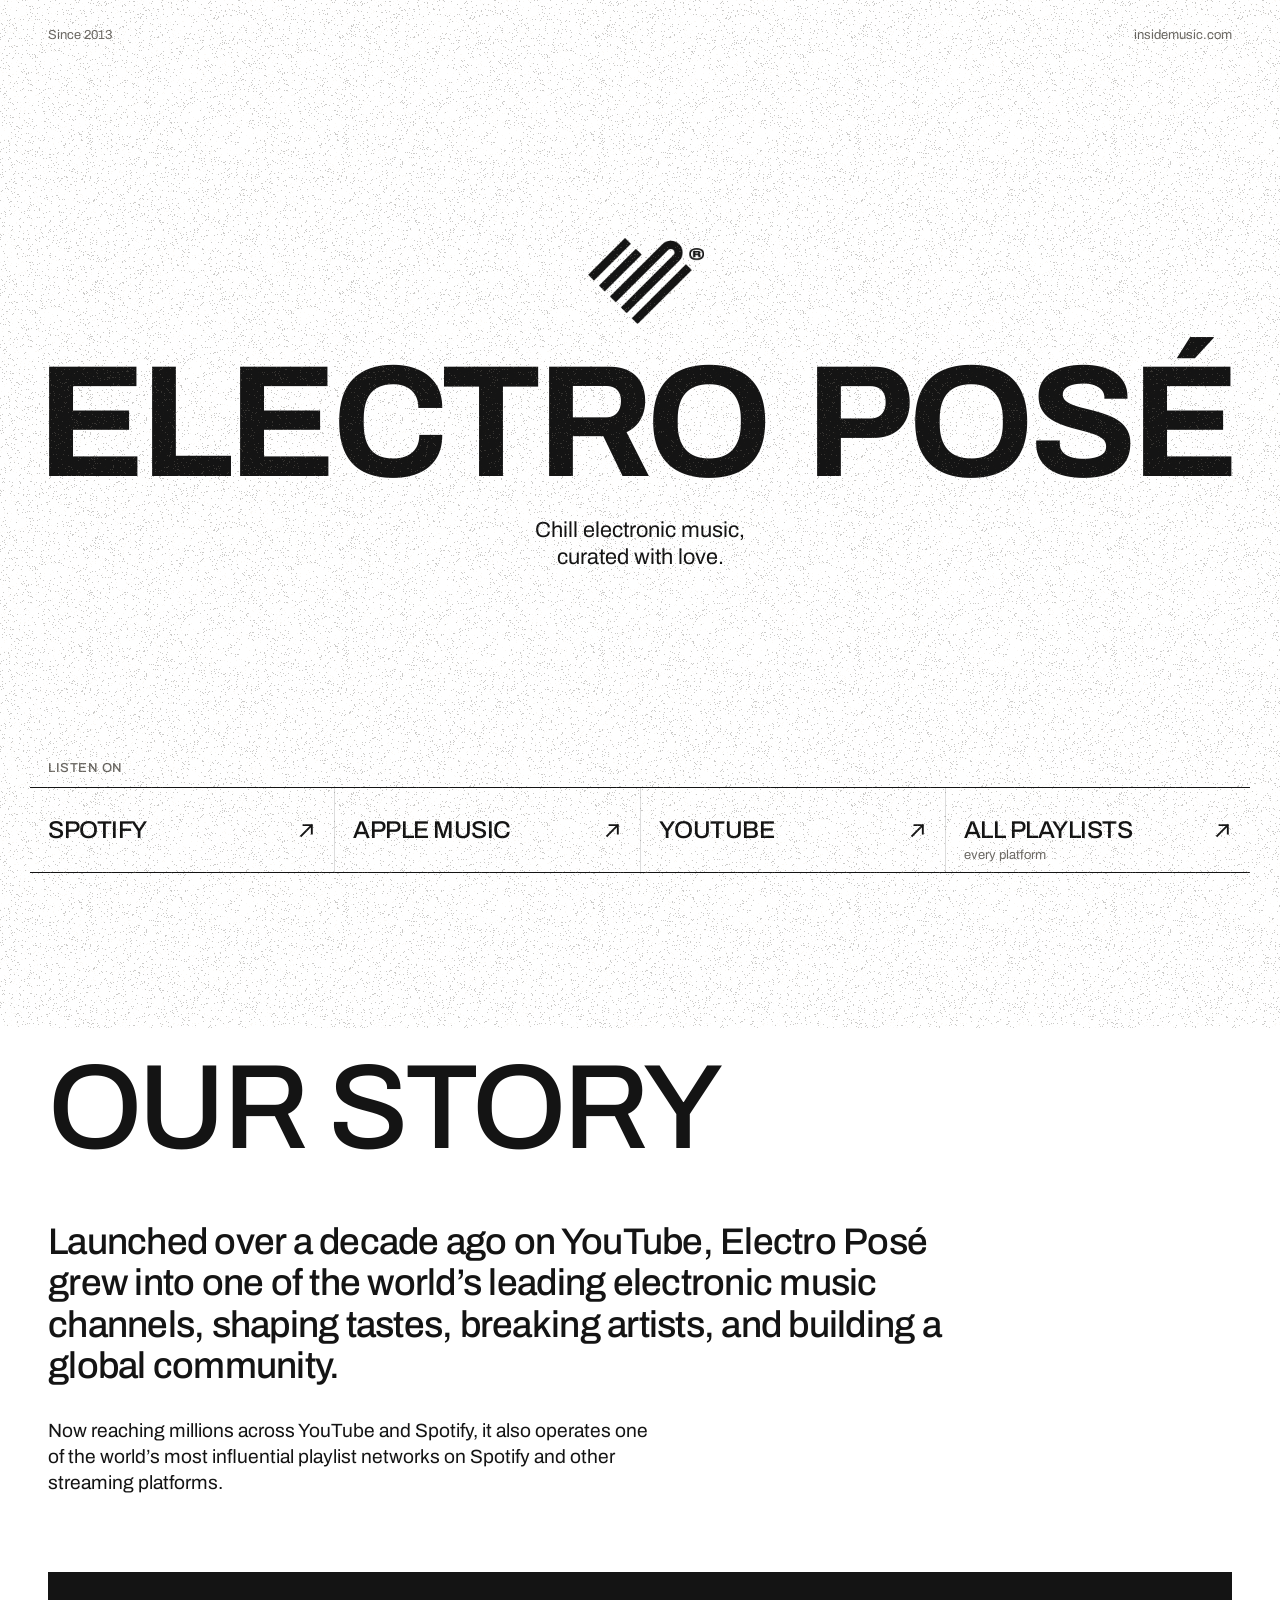
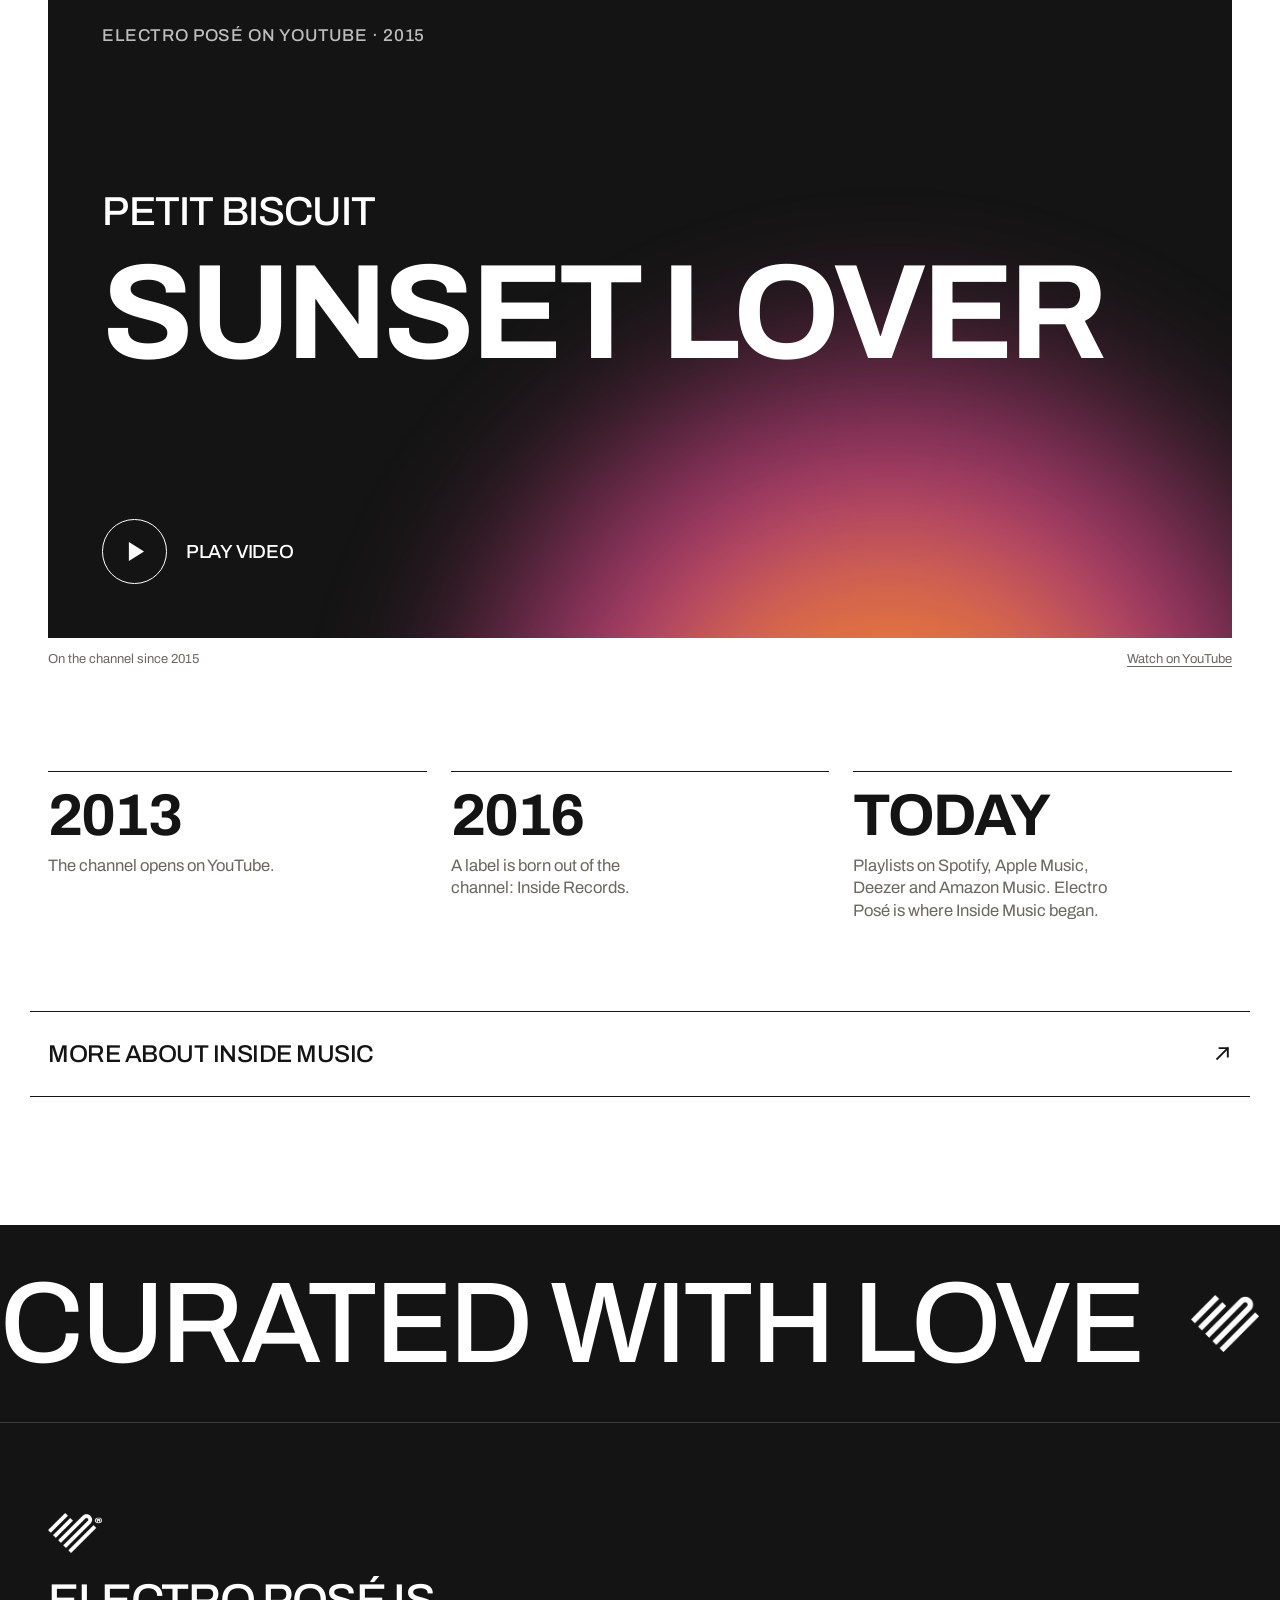
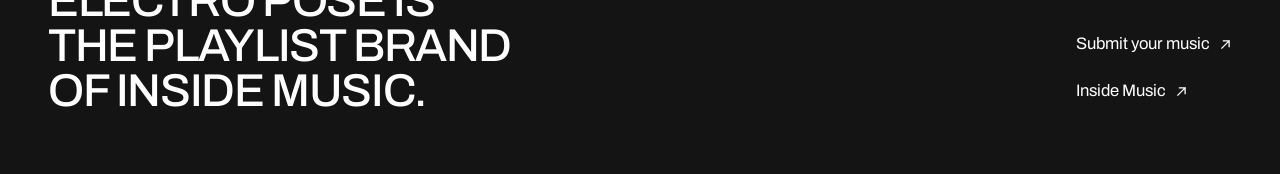
<file: index.html>
<!doctype html>
<html lang="en">
<head>
<meta charset="utf-8">
<meta name="viewport" content="width=device-width, initial-scale=1">
<title>Electro Posé — Chill electronic music, curated with love</title>
<meta name="description" content="Electro Posé: chill electronic music, curated with love since 2013. Listen on Spotify, Apple Music and YouTube.">
<meta name="color-scheme" content="light">
<meta name="theme-color" content="#ffffff">
<link rel="canonical" href="https://www.electro-pose.com/">
<link rel="icon" type="image/png" sizes="32x32" href="assets/favicon-32.png">
<link rel="icon" type="image/png" sizes="192x192" href="assets/favicon-192.png">
<link rel="apple-touch-icon" href="assets/apple-touch-icon.png">
<link rel="preload" href="assets/fonts/archivo-700.woff2" as="font" type="font/woff2" crossorigin>
<link rel="preload" href="assets/fonts/archivo-500.woff2" as="font" type="font/woff2" crossorigin>
<link rel="preload" href="assets/fonts/archivo-400.woff2" as="font" type="font/woff2" crossorigin>
<link rel="stylesheet" href="site.css">
<meta property="og:type" content="website">
<meta property="og:site_name" content="Electro Posé">
<meta property="og:title" content="Electro Posé">
<meta property="og:description" content="Chill electronic music, curated with love since 2013.">
<meta property="og:url" content="https://www.electro-pose.com/">
<meta property="og:image" content="https://www.electro-pose.com/assets/og.jpg">
<meta property="og:image:width" content="1200">
<meta property="og:image:height" content="630">
<meta property="og:image:alt" content="Electro Posé">
<meta property="og:locale" content="en_US">
<meta name="twitter:card" content="summary_large_image">
<script type="application/ld+json">
{
  "@context": "https://schema.org",
  "@type": "Organization",
  "name": "Electro Posé",
  "url": "https://www.electro-pose.com/",
  "logo": "https://www.electro-pose.com/assets/favicon-192.png",
  "foundingDate": "2013",
  "description": "Chill electronic music, curated with love. A YouTube channel since 2013 and a network of playlists on Spotify, Apple Music, Deezer and Amazon Music.",
  "parentOrganization": { "@type": "Organization", "name": "Inside Music", "url": "https://insidemusic.com/" },
  "sameAs": [
    "https://www.youtube.com/@electropose1",
    "https://open.spotify.com/user/electropos%C3%A9",
    "https://music.apple.com/profile/electropose",
    "https://www.instagram.com/electropose/",
    "https://www.tiktok.com/@electropose",
    "https://soundcloud.com/electropose"
  ]
}
</script>
</head>
<body>
<a class="skip" href="#story">Skip to our story</a>
<div class="grain" aria-hidden="true"></div>
<svg width="0" height="0" style="position:absolute" aria-hidden="true" focusable="false">
  <symbol id="ne" viewBox="0 0 16 16"><path d="M3.5 12.5l9-9M5.5 3.5h7v7" fill="none" stroke="currentColor" stroke-width="1.6" stroke-linecap="square"/></symbol>
</svg>

<header class="hero wrap">
  <div class="top">
    <span>Since 2013</span>
    <a href="https://insidemusic.com/">insidemusic.com</a>
  </div>

  <div class="lockup">
    <img class="heart" src="assets/heart.png" width="640" height="476" alt="">
    <h1><span class="l"><span>Electro</span></span> <span class="l"><span>Posé</span></span></h1>
    <p class="tagline">Chill electronic music,<br>curated with love.</p>
  </div>

  <nav class="listen" aria-label="Listen to Electro Posé">
    <p class="label">Listen on</p>
    <ul class="doors">
      <li><a href="https://open.spotify.com/user/electropos%C3%A9"><span>Spotify</span><svg class="ne" width="12" height="12" aria-hidden="true"><use href="#ne"/></svg></a></li>
      <li><a href="https://music.apple.com/profile/electropose"><span>Apple Music</span><svg class="ne" width="12" height="12" aria-hidden="true"><use href="#ne"/></svg></a></li>
      <li><a href="https://www.youtube.com/@electropose1"><span>YouTube</span><svg class="ne" width="12" height="12" aria-hidden="true"><use href="#ne"/></svg></a></li>
      <li><a href="https://go.insidemusic.com/"><span>All playlists <small>every platform</small></span><svg class="ne" width="12" height="12" aria-hidden="true"><use href="#ne"/></svg></a></li>
    </ul>
  </nav>
</header>

<main id="story" class="story wrap">
  <h2><span class="m"><span>Our story</span></span></h2>
  <p class="lead">Launched over a decade ago on YouTube, Electro Posé grew into one of the world’s leading electronic music channels, shaping tastes, breaking artists, and building a global community.</p>
  <p class="sub">Now reaching millions across YouTube and Spotify, it also operates one of the world’s most influential playlist networks on Spotify and other streaming platforms.</p>

  <figure class="video">
    <div class="frame">
      <!-- Lecteur YouTube sans script : le cadre affiche d'abord une affiche locale ; YouTube n'est contacté qu'après le clic sur « Play ».
           L'attribut allow nomme YouTube : sans cela, le cadre n'ayant pas d'adresse au départ, la lecture au clic et le plein écran seraient refusés au lecteur. -->
      <iframe title="Petit Biscuit – Sunset Lover, a video from the Electro Posé YouTube channel" allow="autoplay https://www.youtube-nocookie.com; encrypted-media https://www.youtube-nocookie.com; picture-in-picture https://www.youtube-nocookie.com; fullscreen https://www.youtube-nocookie.com" referrerpolicy="strict-origin-when-cross-origin" srcdoc="&lt;!doctype html&gt;&lt;html lang=&#x27;en&#x27;&gt;&lt;meta charset=&#x27;utf-8&#x27;&gt;&lt;meta http-equiv=&#x27;x-dns-prefetch-control&#x27; content=&#x27;off&#x27;&gt;&lt;title&gt;Petit Biscuit – Sunset Lover&lt;/title&gt;&lt;style&gt;@font-face{font-family:Archivo;font-weight:500;font-display:swap;src:url(assets/fonts/archivo-500.woff2) format(&#x27;woff2&#x27;)}@font-face{font-family:Archivo;font-weight:700;font-display:swap;src:url(assets/fonts/archivo-700.woff2) format(&#x27;woff2&#x27;)}*{box-sizing:border-box}html,body{height:100%;margin:0}body{position:relative;overflow:hidden;background:#141414;color:#fff;font-family:Archivo,&#x27;Helvetica Neue&#x27;,Arial,sans-serif;-webkit-font-smoothing:antialiased}body::before{content:&#x27;&#x27;;position:absolute;right:-14%;bottom:-98%;width:86%;padding-top:86%;border-radius:50%;background:radial-gradient(closest-side,#ff6a3d 0%,#ff8a3c 30%,#c2407e 58%,rgba(70,40,150,0) 100%);filter:blur(5vw);opacity:.9}a{position:absolute;top:0;right:0;bottom:0;left:0;display:flex;flex-direction:column;justify-content:space-between;padding:4.6vw;color:inherit;text-decoration:none}.k{font-size:11px;font-size:max(11px,1.45vw);font-weight:500;text-transform:uppercase;letter-spacing:.04em;opacity:.72}.t{font-weight:700;text-transform:uppercase;letter-spacing:-.035em;line-height:.88;font-size:11.4vw}.t small{display:block;margin-bottom:.55em;font-weight:500;font-size:.3em;font-size:max(12px,.3em);letter-spacing:-.02em;line-height:1}.p{display:flex;align-items:center;gap:1em;font-size:12px;font-size:max(12px,1.6vw);font-weight:500;text-transform:uppercase;letter-spacing:-.01em}.p i{display:flex;align-items:center;justify-content:center;width:3.4em;height:3.4em;border:1.5px solid #fff;border-radius:50%;transition:background-color .25s,color .25s}.p svg{width:1em;height:1em;margin-left:.16em}a:hover .p i,a:focus-visible .p i{background:#fff;color:#141414}a:focus-visible{outline:2px solid #fff;outline-offset:-6px}@keyframes sun{to{transform:translate3d(-5%,-11%,0) scale(1.1)}}@media (prefers-reduced-motion:no-preference) and (hover:hover) and (pointer:fine){body::before{animation:sun 24s steps(240) infinite alternate}}@media (prefers-reduced-motion:reduce){.p i{transition:none}}@media (forced-colors:active){body::before{display:none}}&lt;/style&gt;&lt;a href=&#x27;https://www.youtube-nocookie.com/embed/wuCK-oiE3rM?autoplay=1&amp;amp;rel=0&#x27; referrerpolicy=&#x27;strict-origin-when-cross-origin&#x27; aria-label=&#x27;Play video: Petit Biscuit – Sunset Lover. This loads the YouTube player.&#x27;&gt;&lt;span class=&#x27;k&#x27;&gt;Electro Posé on YouTube · 2015&lt;/span&gt;&lt;span class=&#x27;t&#x27;&gt;&lt;small&gt;Petit Biscuit&lt;/small&gt;Sunset Lover&lt;/span&gt;&lt;span class=&#x27;p&#x27;&gt;&lt;i&gt;&lt;svg viewBox=&#x27;0 0 10 10&#x27; aria-hidden=&#x27;true&#x27;&gt;&lt;path d=&#x27;M1 0l8 5-8 5z&#x27; fill=&#x27;currentColor&#x27;/&gt;&lt;/svg&gt;&lt;/i&gt;Play video&lt;/span&gt;&lt;/a&gt;"></iframe>
    </div>
    <figcaption><span>On the channel since 2015</span><a href="https://www.youtube.com/watch?v=wuCK-oiE3rM">Watch on YouTube</a></figcaption>
  </figure>

  <ol class="thread" role="list">
    <li>
      <span class="y">2013</span>
      <p>The channel opens on YouTube.</p>
    </li>
    <li>
      <span class="y">2016</span>
      <p>A label is born out of the channel: Inside Records.</p>
    </li>
    <li>
      <span class="y">Today</span>
      <p>Playlists on Spotify, Apple Music, Deezer and Amazon Music. Electro Posé is where Inside Music began.</p>
    </li>
  </ol>

  <p class="doors one"><a href="https://insidemusic.com/about"><span>More about Inside Music</span><svg class="ne" width="12" height="12" aria-hidden="true"><use href="#ne"/></svg></a></p>
</main>

<footer>
  <!-- Bannière décorative qui défile en boucle : la même suite est écrite deux fois, la seconde moitié prend la place de la première. -->
  <div class="ticker" aria-hidden="true"><div class="track"><span>Curated with love</span><i></i><span>Since 2013</span><i></i><span>Curated with love</span><i></i><span>Since 2013</span><i></i><span>Curated with love</span><i></i><span>Since 2013</span><i></i><span>Curated with love</span><i></i><span>Since 2013</span><i></i></div></div>
  <div class="foot wrap">
    <div>
      <img class="heart-w" src="assets/heart.png" width="640" height="476" alt="" loading="lazy">
      <p class="claim">Electro Posé is the playlist brand of Inside Music.</p>
    </div>
    <ul class="links" role="list">
      <li><a href="mailto:contact@electro-pose.com"><span>Submit your music</span><svg class="ne" width="12" height="12" aria-hidden="true"><use href="#ne"/></svg></a></li>
      <li><a href="https://insidemusic.com/"><span>Inside Music</span><svg class="ne" width="12" height="12" aria-hidden="true"><use href="#ne"/></svg></a></li>
    </ul>
  </div>
</footer>
</body>
</html>
</file>
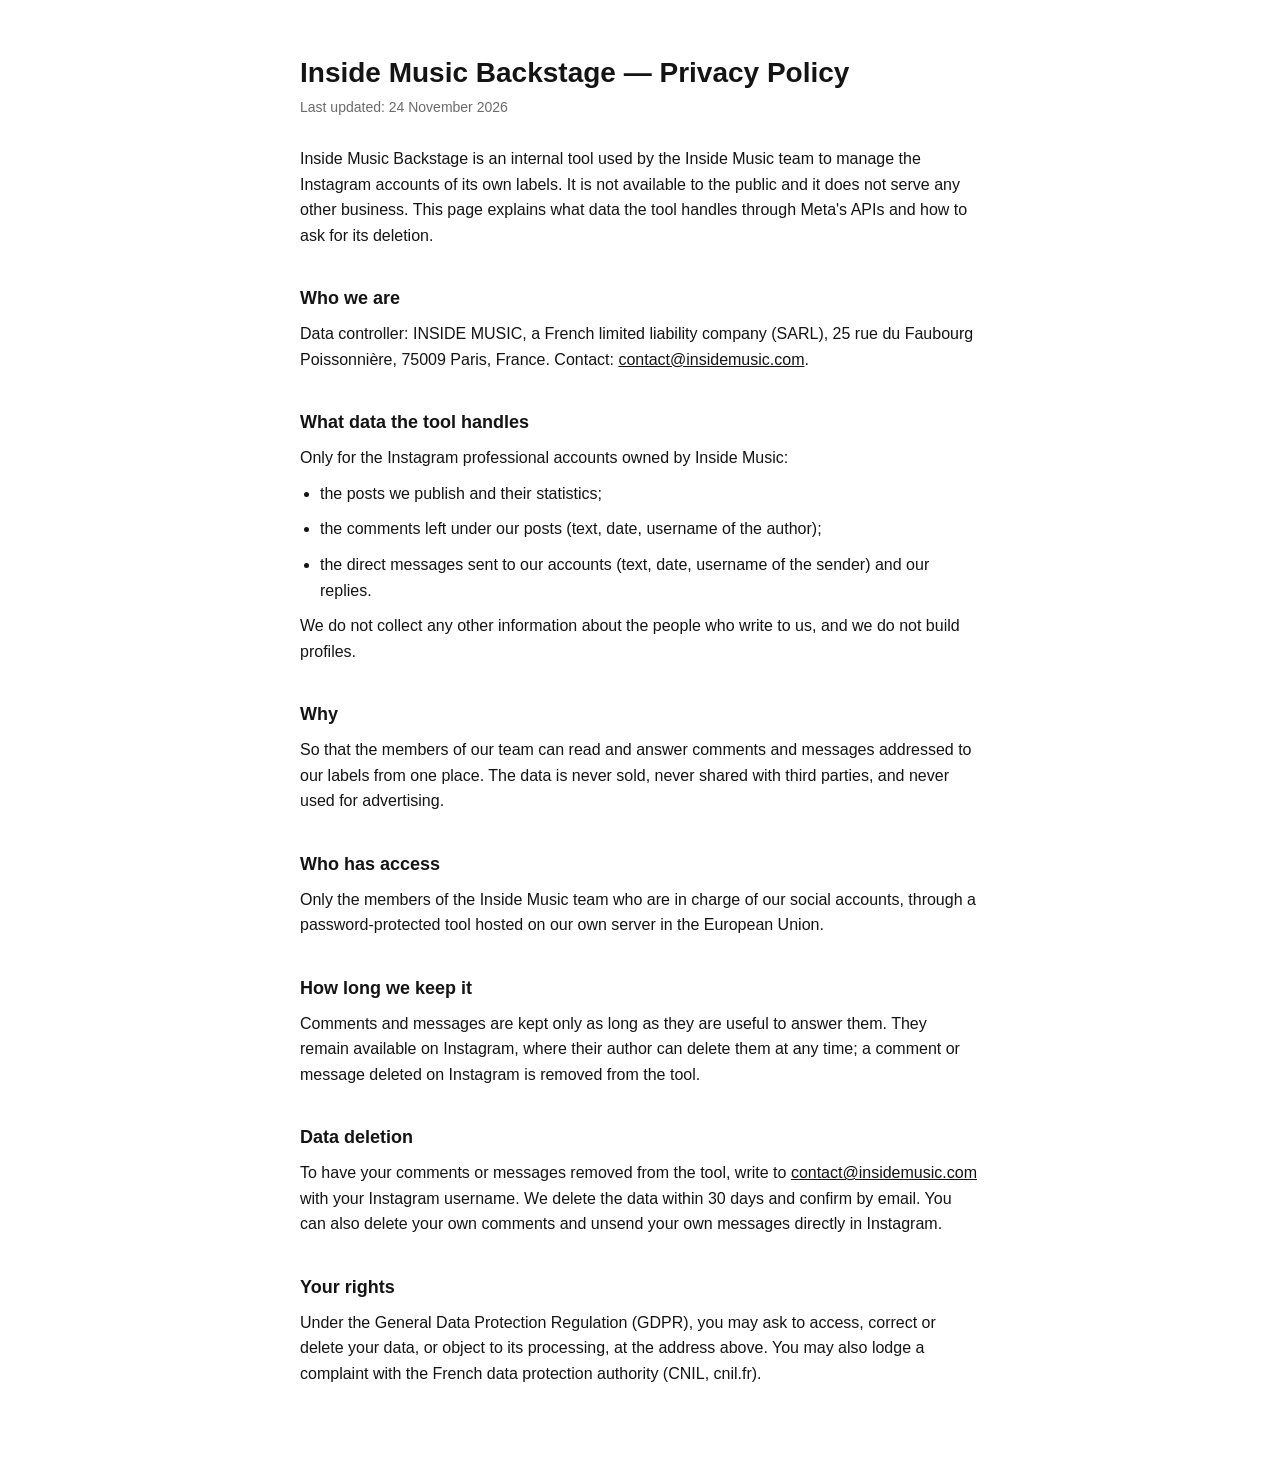
<file: backstage-privacy/index.html>
<!doctype html>
<html lang="en">
<head>
<meta charset="utf-8">
<meta name="viewport" content="width=device-width, initial-scale=1">
<meta name="robots" content="noindex">
<title>Inside Music Backstage — Privacy Policy</title>
<style>
  body { margin: 0; background: #fff; color: #141414; font: 16px/1.6 -apple-system, "Helvetica Neue", Arial, sans-serif; }
  main { max-width: 680px; margin: 0 auto; padding: 56px 20px 80px; }
  h1 { font-size: 28px; line-height: 1.2; margin: 0 0 6px; }
  h2 { font-size: 18px; margin: 36px 0 8px; }
  p, li { margin: 0 0 10px; }
  ul { padding-left: 20px; margin: 0 0 10px; }
  .date { color: #6b6b6b; font-size: 14px; margin-bottom: 28px; }
  a { color: inherit; }
</style>
</head>
<body>
<main>
  <h1>Inside Music Backstage — Privacy Policy</h1>
  <p class="date">Last updated: 24 November 2026</p>

  <p>Inside Music Backstage is an internal tool used by the Inside Music team to manage the Instagram accounts of its own labels. It is not available to the public and it does not serve any other business. This page explains what data the tool handles through Meta's APIs and how to ask for its deletion.</p>

  <h2>Who we are</h2>
  <p>Data controller: INSIDE MUSIC, a French limited liability company (SARL), 25 rue du Faubourg Poissonnière, 75009 Paris, France. Contact: <a href="mailto:contact@insidemusic.com">contact@insidemusic.com</a>.</p>

  <h2>What data the tool handles</h2>
  <p>Only for the Instagram professional accounts owned by Inside Music:</p>
  <ul>
    <li>the posts we publish and their statistics;</li>
    <li>the comments left under our posts (text, date, username of the author);</li>
    <li>the direct messages sent to our accounts (text, date, username of the sender) and our replies.</li>
  </ul>
  <p>We do not collect any other information about the people who write to us, and we do not build profiles.</p>

  <h2>Why</h2>
  <p>So that the members of our team can read and answer comments and messages addressed to our labels from one place. The data is never sold, never shared with third parties, and never used for advertising.</p>

  <h2>Who has access</h2>
  <p>Only the members of the Inside Music team who are in charge of our social accounts, through a password-protected tool hosted on our own server in the European Union.</p>

  <h2>How long we keep it</h2>
  <p>Comments and messages are kept only as long as they are useful to answer them. They remain available on Instagram, where their author can delete them at any time; a comment or message deleted on Instagram is removed from the tool.</p>

  <h2 id="deletion">Data deletion</h2>
  <p>To have your comments or messages removed from the tool, write to <a href="mailto:contact@insidemusic.com">contact@insidemusic.com</a> with your Instagram username. We delete the data within 30 days and confirm by email. You can also delete your own comments and unsend your own messages directly in Instagram.</p>

  <h2>Your rights</h2>
  <p>Under the General Data Protection Regulation (GDPR), you may ask to access, correct or delete your data, or object to its processing, at the address above. You may also lodge a complaint with the French data protection authority (CNIL, cnil.fr).</p>
</main>
</body>
</html>
</file>
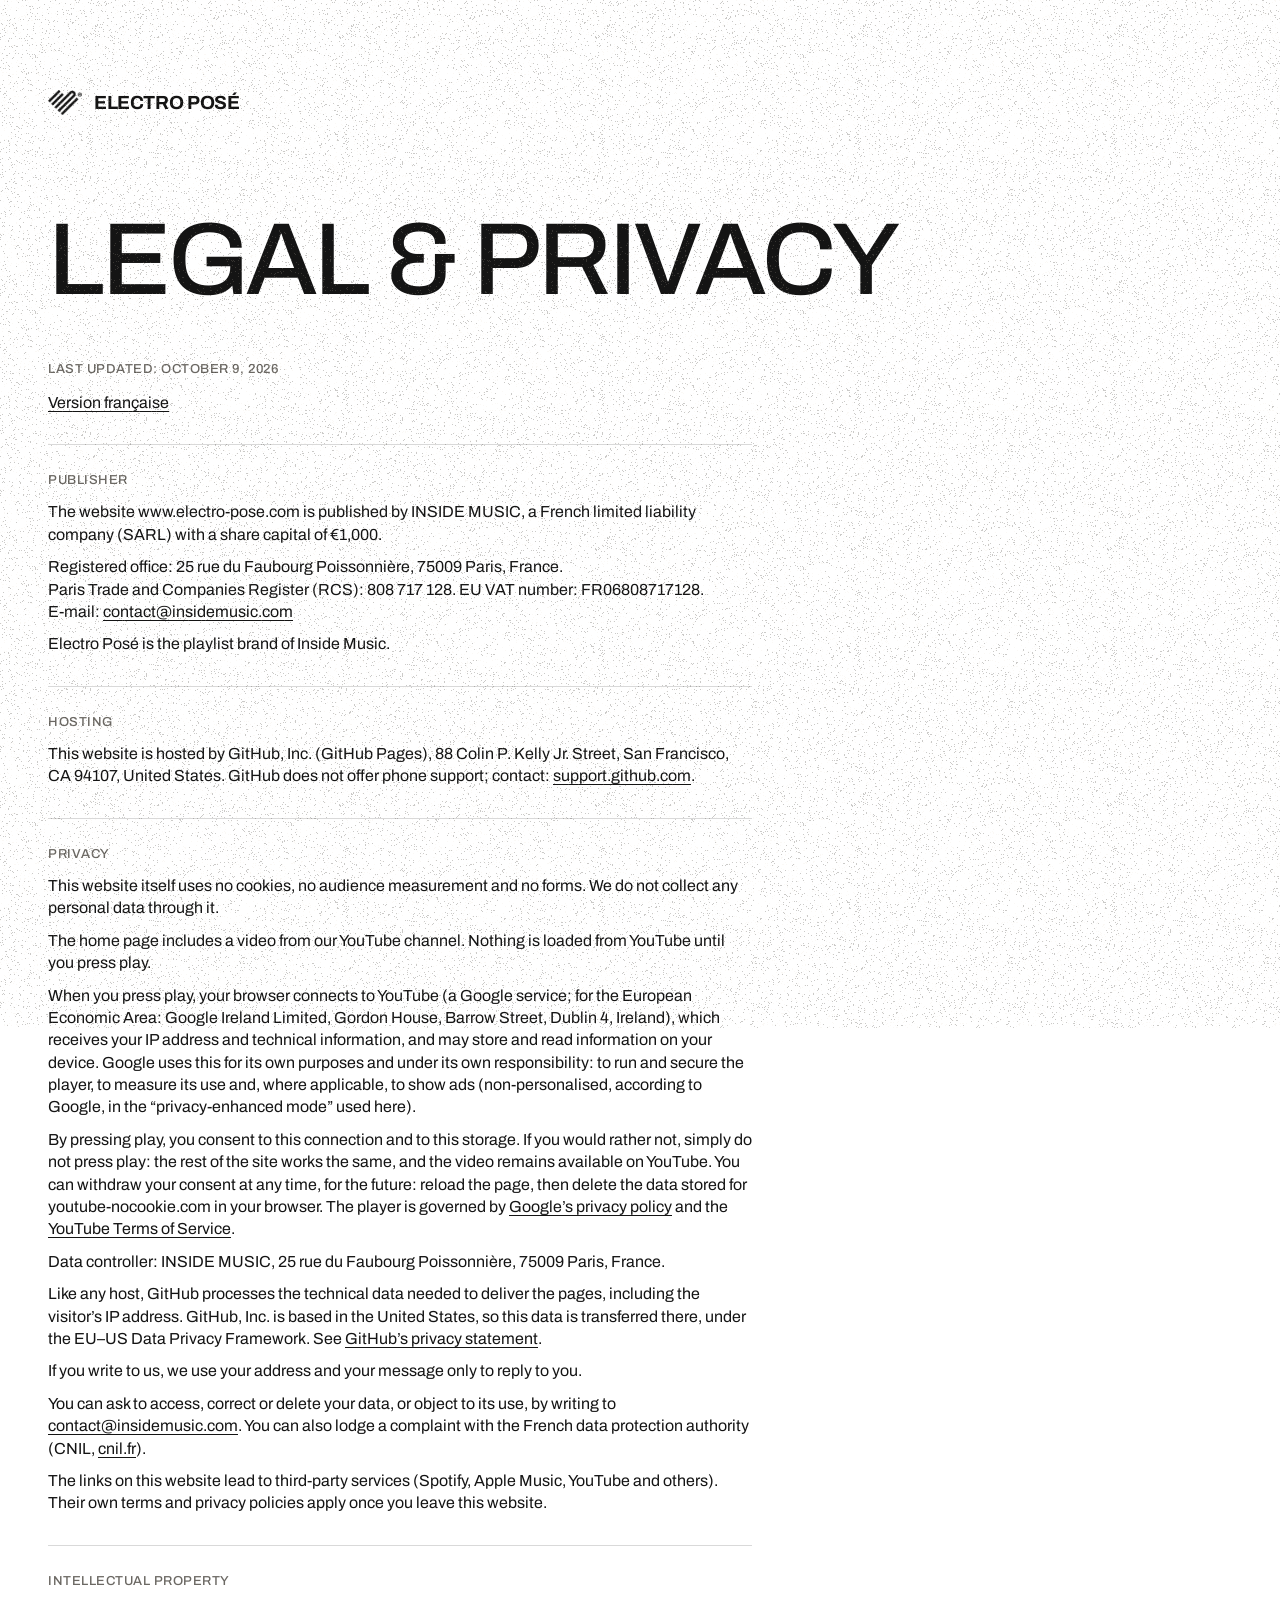
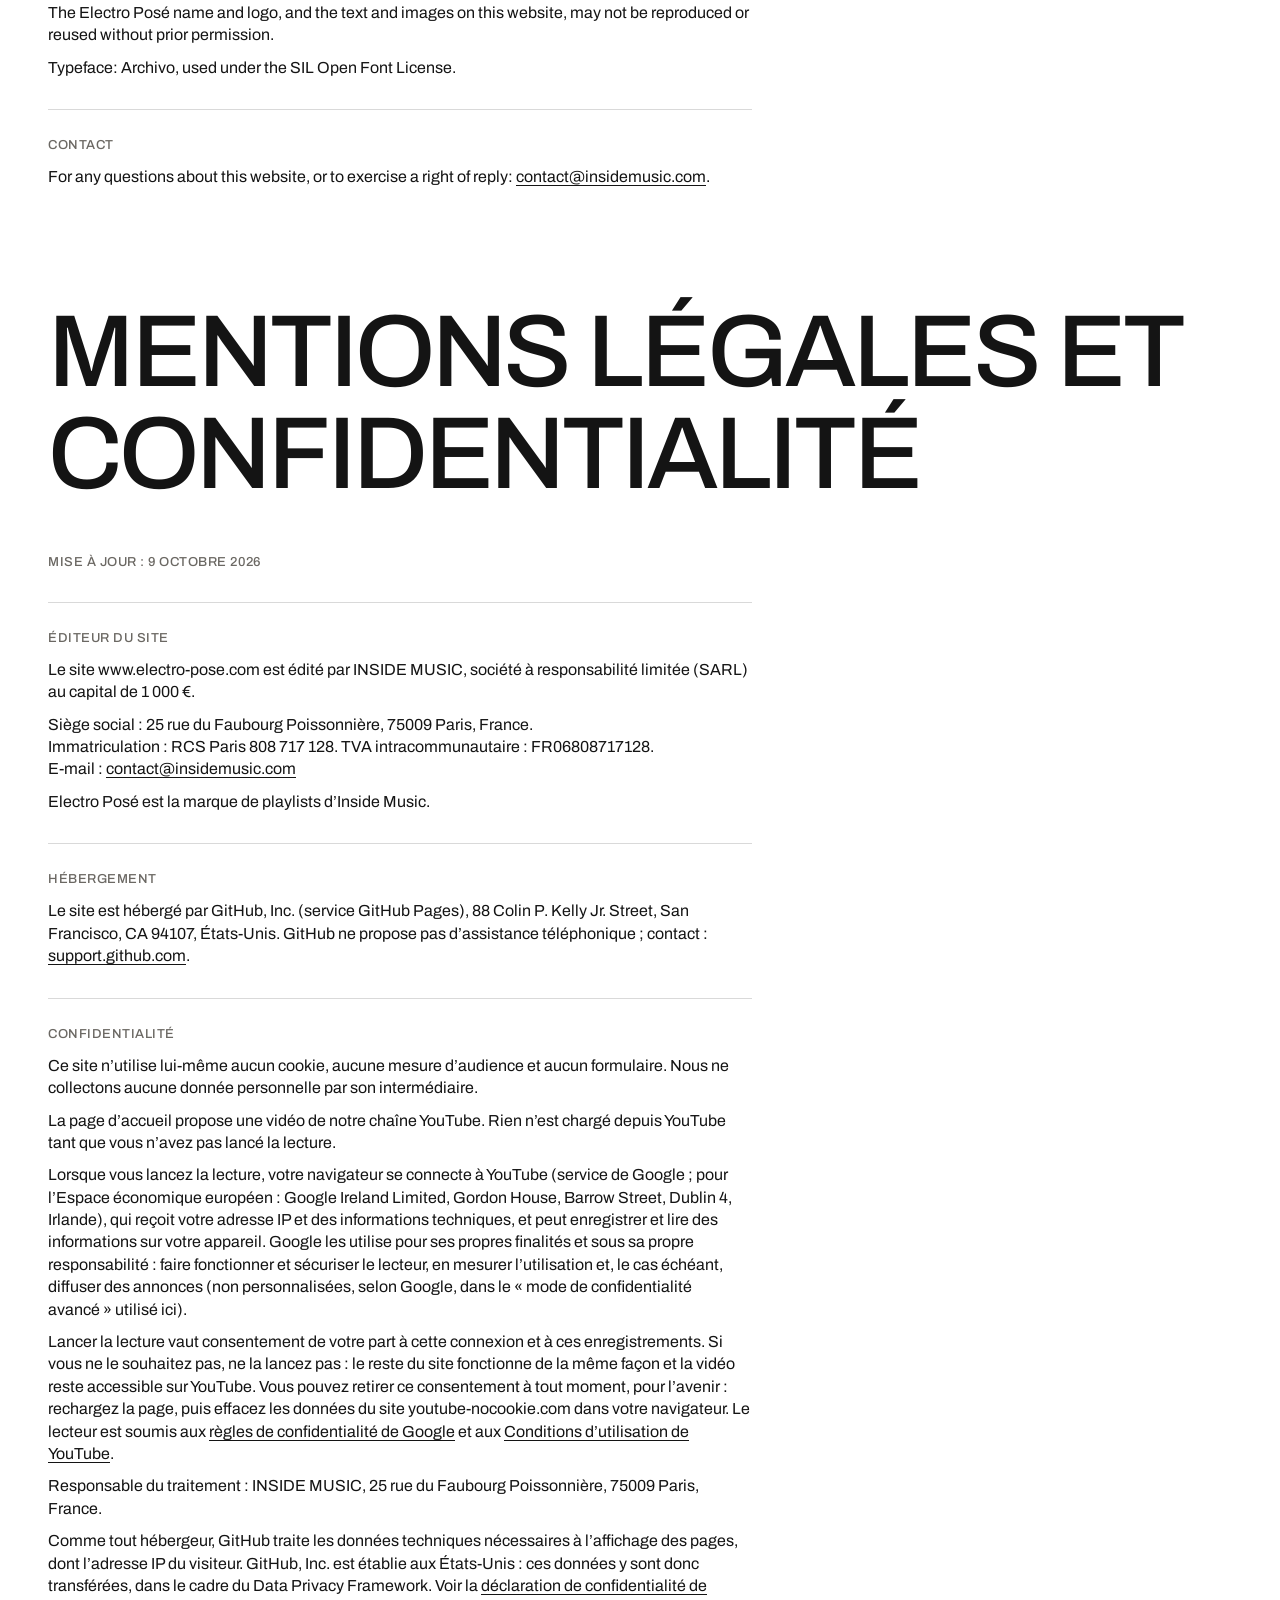
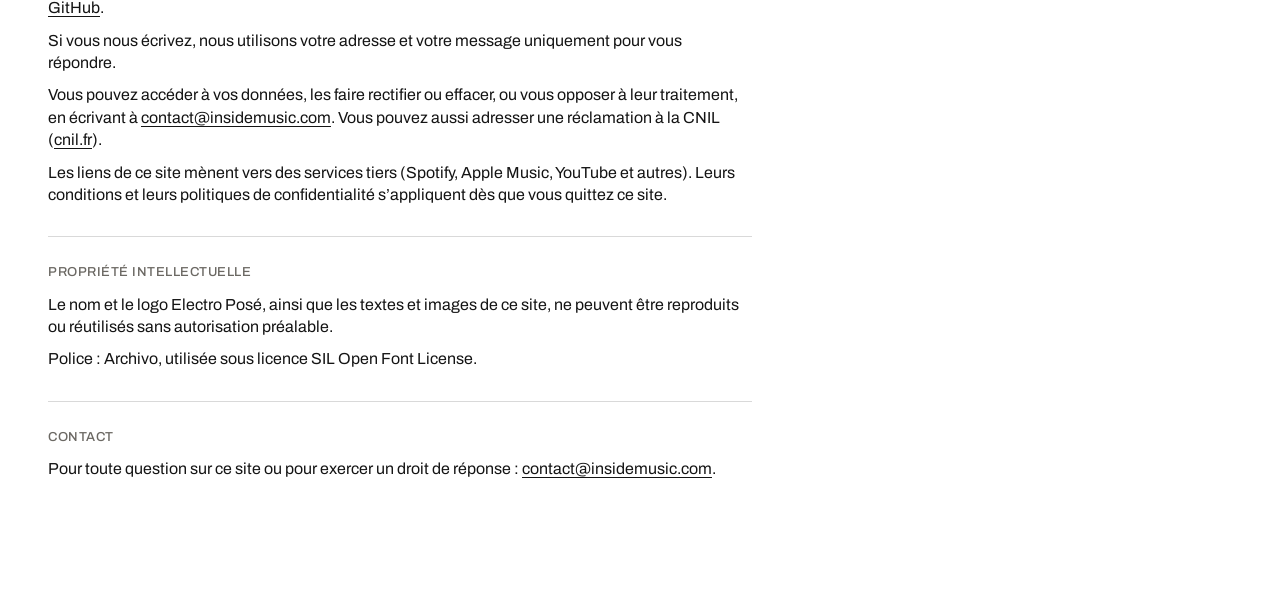
<file: legal/index.html>
<!doctype html>
<html lang="en">
<head>
<meta charset="utf-8">
<meta name="viewport" content="width=device-width, initial-scale=1">
<title>Legal &amp; privacy — Electro Posé</title>
<meta name="description" content="Legal notice and privacy information for electro-pose.com.">
<meta name="color-scheme" content="light">
<meta name="theme-color" content="#ffffff">
<meta name="format-detection" content="telephone=no">
<link rel="canonical" href="https://www.electro-pose.com/legal/">
<link rel="icon" type="image/png" sizes="32x32" href="../assets/favicon-32.png">
<link rel="apple-touch-icon" href="../assets/apple-touch-icon.png">
<link rel="stylesheet" href="../site.css">
</head>
<body>
<div class="grain" aria-hidden="true"></div>

<main class="doc wrap">
  <a class="back" href="../"><img src="../assets/heart.png" width="640" height="476" alt=""><span>Electro Posé</span></a>

  <h1>Legal &amp; privacy</h1>
  <p class="label">Last updated: October 9, 2026</p>
  <p class="jump"><a href="#fr" lang="fr" hreflang="fr">Version française</a></p>

  <section>
    <h2>Publisher</h2>
    <p>The website www.electro-pose.com is published by INSIDE MUSIC, a French limited liability company (SARL) with a share capital of €1,000.</p>
    <p>Registered office: 25 rue du Faubourg Poissonnière, 75009 Paris, France.<br>
    Paris Trade and Companies Register (RCS): 808&nbsp;717&nbsp;128. EU VAT number: FR06808717128.<br>
    E-mail: <a href="mailto:contact@insidemusic.com">contact@insidemusic.com</a></p>
    <p>Electro Posé is the playlist brand of Inside Music.</p>
  </section>

  <section>
    <h2>Hosting</h2>
    <p>This website is hosted by GitHub, Inc. (GitHub Pages), 88 Colin P. Kelly Jr. Street, San Francisco, CA 94107, United States. GitHub does not offer phone support; contact: <a href="https://support.github.com/">support.github.com</a>.</p>
  </section>

  <section>
    <h2>Privacy</h2>
    <p>This website itself uses no cookies, no audience measurement and no forms. We do not collect any personal data through it.</p>
    <p>The home page includes a video from our YouTube channel. Nothing is loaded from YouTube until you press play.</p>
    <p>When you press play, your browser connects to YouTube (a Google service; for the European Economic Area: Google Ireland Limited, Gordon House, Barrow Street, Dublin 4, Ireland), which receives your IP address and technical information, and may store and read information on your device. Google uses this for its own purposes and under its own responsibility: to run and secure the player, to measure its use and, where applicable, to show ads (non-personalised, according to Google, in the “privacy-enhanced mode” used here).</p>
    <p>By pressing play, you consent to this connection and to this storage. If you would rather not, simply do not press play: the rest of the site works the same, and the video remains available on YouTube. You can withdraw your consent at any time, for the future: reload the page, then delete the data stored for youtube-nocookie.com in your browser. The player is governed by <a href="https://policies.google.com/privacy">Google’s privacy policy</a> and the <a href="https://www.youtube.com/t/terms">YouTube Terms of Service</a>.</p>
    <p>Data controller: INSIDE MUSIC, 25 rue du Faubourg Poissonnière, 75009 Paris, France.</p>
    <p>Like any host, GitHub processes the technical data needed to deliver the pages, including the visitor’s IP address. GitHub, Inc. is based in the United States, so this data is transferred there, under the EU–US Data Privacy Framework. See <a href="https://docs.github.com/en/site-policy/privacy-policies/github-general-privacy-statement">GitHub’s privacy statement</a>.</p>
    <p>If you write to us, we use your address and your message only to reply to you.</p>
    <p>You can ask to access, correct or delete your data, or object to its use, by writing to <a href="mailto:contact@insidemusic.com">contact@insidemusic.com</a>. You can also lodge a complaint with the French data protection authority (CNIL, <a href="https://www.cnil.fr/">cnil.fr</a>).</p>
    <p>The links on this website lead to third-party services (Spotify, Apple Music, YouTube and others). Their own terms and privacy policies apply once you leave this website.</p>
  </section>

  <section>
    <h2>Intellectual property</h2>
    <p>The Electro Posé name and logo, and the text and images on this website, may not be reproduced or reused without prior permission.</p>
    <p>Typeface: Archivo, used under the SIL Open Font License.</p>
  </section>

  <section>
    <h2>Contact</h2>
    <p>For any questions about this website, or to exercise a right of reply: <a href="mailto:contact@insidemusic.com">contact@insidemusic.com</a>.</p>
  </section>

  <div class="fr" id="fr" lang="fr">
    <h1>Mentions légales et confidentialité</h1>
    <p class="label">Mise à jour&nbsp;: 9 octobre 2026</p>

    <section>
      <h2>Éditeur du site</h2>
      <p>Le site www.electro-pose.com est édité par INSIDE MUSIC, société à responsabilité limitée (SARL) au capital de 1&nbsp;000&nbsp;€.</p>
      <p>Siège social&nbsp;: 25 rue du Faubourg Poissonnière, 75009 Paris, France.<br>
      Immatriculation&nbsp;: RCS Paris 808&nbsp;717&nbsp;128. TVA intracommunautaire&nbsp;: FR06808717128.<br>
      E-mail&nbsp;: <a href="mailto:contact@insidemusic.com">contact@insidemusic.com</a></p>
      <p>Electro Posé est la marque de playlists d’Inside Music.</p>
    </section>

    <section>
      <h2>Hébergement</h2>
      <p>Le site est hébergé par GitHub, Inc. (service GitHub Pages), 88 Colin P. Kelly Jr. Street, San Francisco, CA 94107, États-Unis. GitHub ne propose pas d’assistance téléphonique&nbsp;; contact&nbsp;: <a href="https://support.github.com/">support.github.com</a>.</p>
    </section>

    <section>
      <h2>Confidentialité</h2>
      <p>Ce site n’utilise lui-même aucun cookie, aucune mesure d’audience et aucun formulaire. Nous ne collectons aucune donnée personnelle par son intermédiaire.</p>
      <p>La page d’accueil propose une vidéo de notre chaîne YouTube. Rien n’est chargé depuis YouTube tant que vous n’avez pas lancé la lecture.</p>
      <p>Lorsque vous lancez la lecture, votre navigateur se connecte à YouTube (service de Google&nbsp;; pour l’Espace économique européen&nbsp;: Google Ireland Limited, Gordon House, Barrow Street, Dublin 4, Irlande), qui reçoit votre adresse IP et des informations techniques, et peut enregistrer et lire des informations sur votre appareil. Google les utilise pour ses propres finalités et sous sa propre responsabilité&nbsp;: faire fonctionner et sécuriser le lecteur, en mesurer l’utilisation et, le cas échéant, diffuser des annonces (non personnalisées, selon Google, dans le «&nbsp;mode de confidentialité avancé&nbsp;» utilisé ici).</p>
      <p>Lancer la lecture vaut consentement de votre part à cette connexion et à ces enregistrements. Si vous ne le souhaitez pas, ne la lancez pas&nbsp;: le reste du site fonctionne de la même façon et la vidéo reste accessible sur YouTube. Vous pouvez retirer ce consentement à tout moment, pour l’avenir&nbsp;: rechargez la page, puis effacez les données du site youtube-nocookie.com dans votre navigateur. Le lecteur est soumis aux <a href="https://policies.google.com/privacy?hl=fr">règles de confidentialité de Google</a> et aux <a href="https://www.youtube.com/t/terms?hl=fr">Conditions d’utilisation de YouTube</a>.</p>
      <p>Responsable du traitement&nbsp;: INSIDE MUSIC, 25 rue du Faubourg Poissonnière, 75009 Paris, France.</p>
      <p>Comme tout hébergeur, GitHub traite les données techniques nécessaires à l’affichage des pages, dont l’adresse IP du visiteur. GitHub, Inc. est établie aux États-Unis&nbsp;: ces données y sont donc transférées, dans le cadre du Data Privacy Framework. Voir la <a href="https://docs.github.com/fr/site-policy/privacy-policies/github-general-privacy-statement">déclaration de confidentialité de GitHub</a>.</p>
      <p>Si vous nous écrivez, nous utilisons votre adresse et votre message uniquement pour vous répondre.</p>
      <p>Vous pouvez accéder à vos données, les faire rectifier ou effacer, ou vous opposer à leur traitement, en écrivant à <a href="mailto:contact@insidemusic.com">contact@insidemusic.com</a>. Vous pouvez aussi adresser une réclamation à la CNIL (<a href="https://www.cnil.fr/">cnil.fr</a>).</p>
      <p>Les liens de ce site mènent vers des services tiers (Spotify, Apple Music, YouTube et autres). Leurs conditions et leurs politiques de confidentialité s’appliquent dès que vous quittez ce site.</p>
    </section>

    <section>
      <h2>Propriété intellectuelle</h2>
      <p>Le nom et le logo Electro Posé, ainsi que les textes et images de ce site, ne peuvent être reproduits ou réutilisés sans autorisation préalable.</p>
      <p>Police&nbsp;: Archivo, utilisée sous licence SIL Open Font License.</p>
    </section>

    <section>
      <h2>Contact</h2>
      <p>Pour toute question sur ce site ou pour exercer un droit de réponse&nbsp;: <a href="mailto:contact@insidemusic.com">contact@insidemusic.com</a>.</p>
    </section>
  </div>
</main>
</body>
</html>
</file>
<file: site.css>
/* Electro Posé — electro-pose.com
   Une seule feuille de style, aucun script. Police : Archivo (SIL Open Font License). */

@font-face { font-family: "Archivo"; font-style: normal; font-weight: 400; font-display: swap; src: url(assets/fonts/archivo-400.woff2) format("woff2"); }
@font-face { font-family: "Archivo"; font-style: normal; font-weight: 500; font-display: swap; src: url(assets/fonts/archivo-500.woff2) format("woff2"); }
@font-face { font-family: "Archivo"; font-style: normal; font-weight: 700; font-display: swap; src: url(assets/fonts/archivo-700.woff2) format("woff2"); }

:root {
  --bg: #fff;
  --ink: #141414;
  --muted: #6b6863;
  --line: rgba(20, 20, 20, .16);
  --pad: clamp(18px, 4vw, 48px);
  --max: 1344px;
  --ease: cubic-bezier(.16, 1, .3, 1);
}

*, *::before, *::after { box-sizing: border-box; }
html { -webkit-text-size-adjust: 100%; text-size-adjust: 100%; }
body {
  margin: 0;
  background: var(--bg);
  color: var(--ink);
  font-family: "Archivo", "Helvetica Neue", Arial, sans-serif;
  font-size: 1rem;
  font-size: clamp(1rem, 1.25vw, 1.125rem);
  line-height: 1.4;
  -webkit-font-smoothing: antialiased;
  -moz-osx-font-smoothing: grayscale;
}
h1, h2, p, ul, ol, figure { margin: 0; padding: 0; }
ul, ol { list-style: none; }
img, svg { display: block; max-width: 100%; }
a { color: inherit; }
a:focus-visible { outline: 2px solid currentColor; outline-offset: 3px; }

/* Grain : mêmes grains que insidemusic.com et go.insidemusic.com, mais figés (aucun script). */
.grain { position: fixed; top: 0; right: 0; bottom: 0; left: 0; inset: 0; z-index: 100; pointer-events: none; background: url(assets/grain.png) 0 0 / 256px 256px; }
@media (-webkit-min-device-pixel-ratio: 1.5), (min-resolution: 1.5dppx) { .grain { background-size: 128px 128px; } }
/* Visiteurs qui demandent plus de contraste : pas de grain par-dessus le texte, gris plus foncé. */
@media (forced-colors: active), (prefers-contrast: more) { .grain { display: none; } }
@media (prefers-contrast: more) { :root { --muted: #4a4845; } }

.wrap { width: 100%; max-width: var(--max); margin-left: auto; margin-right: auto; padding-left: var(--pad); padding-right: var(--pad); }
.label { font-size: .8125rem; font-weight: 500; text-transform: uppercase; letter-spacing: .04em; color: var(--muted); }
.ne { width: .78em; height: .78em; flex: none; transition: transform .45s var(--ease); }

.skip { position: absolute; left: 12px; top: -60px; z-index: 200; background: var(--ink); color: #fff; padding: 10px 14px; font-size: .875rem; text-decoration: none; }
.skip:focus { top: 12px; }

/* ——— Premier écran ——— */
.hero { min-height: 100vh; min-height: 100svh; display: flex; flex-direction: column; }
.top { position: relative; z-index: 1; display: flex; align-items: center; justify-content: space-between; gap: 16px; padding-top: 20px; font-size: .8125rem; color: var(--muted); }
.top a { text-decoration: none; padding: 16px 0; margin: -10px 0; }

.lockup { flex: 1; display: flex; flex-direction: column; align-items: center; justify-content: center; text-align: center; padding: 28px 0; padding: clamp(28px, 6vh, 72px) 0; }
/* Le léger décalage remet le dessin du cœur dans l'axe : l'image est plus large que lui à cause du ®. */
.heart { width: 96px; width: clamp(72px, 9vw, 124px); height: auto; margin-bottom: 24px; margin-bottom: clamp(20px, 3.4vh, 40px); translate: 5.3% 0; }
.lockup h1 { font-weight: 700; text-transform: uppercase; letter-spacing: -.035em; line-height: .86; font-size: 56px; font-size: clamp(52px, min(19.4vw, 30vh), 146px); translate: -.028em 0; }
/* Chaque mot est dans un cache (pour la montée à l'arrivée) ; la marge haute laisse la place à l'accent du É. */
.lockup h1 .l { display: block; overflow: hidden; padding: .24em .04em 0; margin-top: -.24em; }
/* Sur deux lignes, un peu d'air pour que l'accent du É ne touche pas le R du dessus. */
.lockup h1 .l + .l { margin-top: -.14em; }
.lockup h1 .l > span { display: inline-block; }
.tagline { margin-top: 20px; margin-top: clamp(16px, 2.8vh, 30px); font-size: 1.0625rem; font-size: clamp(1.0625rem, 1.7vw, 1.5rem); line-height: 1.25; }

.listen { padding-bottom: 24px; padding-bottom: clamp(18px, 3vh, 34px); }
.listen .label { margin-bottom: 10px; }
/* Les traits entre les liens sont l'espace de 1 px de la grille, qui laisse voir le fond gris clair. */
.doors { display: grid; gap: 1px; margin-left: calc(var(--pad) * -1); margin-right: calc(var(--pad) * -1); background: #dcdcdc; border-top: 1px solid var(--ink); border-bottom: 1px solid var(--ink); }
.doors a {
  display: flex; align-items: center; justify-content: space-between; gap: 16px;
  height: 100%; min-height: 54px; padding: 12px var(--pad);
  background: var(--bg);
  text-decoration: none; text-transform: uppercase; font-weight: 500; letter-spacing: -.02em; line-height: 1;
  font-size: 1.1875rem; font-size: clamp(1.1875rem, 1.9vw, 1.625rem);
  transition: background-color .25s ease, color .25s ease;
}
.doors small { margin-left: .5em; font-size: .8125rem; font-weight: 400; letter-spacing: 0; text-transform: none; color: var(--muted); transition: color .25s ease; }
/* Au doigt : la ligne s'inverse le temps de l'appui. À la souris : au survol. Au clavier : inversion + filet intérieur. */
.doors a:active { background: var(--ink); color: #fff; }
.doors a:active small { color: rgba(255, 255, 255, .72); }
.doors a:focus-visible { background: var(--ink); color: #fff; outline: 2px solid currentColor; outline-offset: -8px; }
.doors a:focus-visible small { color: rgba(255, 255, 255, .72); }
@media (hover: hover) {
  .top a:hover { color: var(--ink); }
  .doors a:hover { background: var(--ink); color: #fff; }
  .doors a:hover small { color: rgba(255, 255, 255, .72); }
  .doors a:hover .ne, .links a:hover .ne { transform: translate(3px, -3px); }
  .links a:hover span { background-size: 100% 1px; }
}

/* Petits téléphones : on resserre pour garder les liens d'écoute à l'écran. */
@media (max-width: 759px) and (max-height: 660px) {
  .lockup { padding: 12px 0; }
  .heart { width: 64px; margin-bottom: 16px; }
  .doors a { min-height: 48px; }
}

@media (min-width: 760px) {
  .doors { margin-left: -18px; margin-right: -18px; grid-template-columns: repeat(2, 1fr); }
  .doors a { min-height: 76px; padding: 18px; }
}
@media (min-width: 1000px) {
  /* Le nom sur une ligne dès qu'il y a la place ; la taille suit aussi la hauteur de l'écran pour que les liens d'écoute restent visibles. */
  /* 7.43 = largeur du nom divisée par la taille de police : le nom fait exactement la largeur de la barre d'écoute. */
  .lockup h1 { font-size: 120px; font-size: clamp(76px, min(calc((min(100vw, var(--max)) - 2 * var(--pad)) / 7.43), 25vh), 170px); white-space: nowrap; }
  .lockup h1 .l, .lockup h1 .l + .l { display: inline-block; vertical-align: top; margin-top: -.24em; }
  .doors { grid-template-columns: repeat(4, 1fr); }
  .doors a { min-height: 84px; padding: 20px 18px; }
  .doors a > span { position: relative; }
  .doors small { position: absolute; left: 0; top: 100%; margin: 7px 0 0; white-space: nowrap; }
}

/* Écran couché de moins de 1000 px de large : le nom sur une ligne. */
@media (min-width: 640px) and (max-width: 999px) and (orientation: landscape) {
  .lockup h1 { font-size: clamp(44px, min(11vw, 24vh), 146px); white-space: nowrap; }
  .lockup h1 .l, .lockup h1 .l + .l { display: inline-block; vertical-align: top; margin-top: -.24em; }
}
/* Téléphone couché : tout resserrer, les quatre liens sur une rangée. */
@media (min-width: 640px) and (max-width: 999px) and (max-height: 520px) {
  .top { padding-top: 12px; }
  .lockup { padding: 8px 0; }
  .heart { width: 48px; margin-bottom: 8px; }
  .tagline { margin-top: 8px; }
  .listen { padding-bottom: 12px; }
  .listen .label { margin-bottom: 6px; }
  .doors { margin-left: 0; margin-right: 0; grid-template-columns: repeat(4, 1fr); }
  .doors a { min-height: 46px; padding: 8px 12px; gap: 8px; font-size: clamp(13px, 2.2vw, 16px); }
  .doors small { display: none; }
}

/* ——— Notre histoire ——— */
.story { padding-top: 96px; padding-top: clamp(72px, 12vw, 168px); padding-bottom: 80px; padding-bottom: clamp(64px, 10vw, 144px); }
.story h2 { font-weight: 500; text-transform: uppercase; letter-spacing: -.03em; line-height: .9; font-size: 56px; font-size: clamp(44px, 9.4vw, 136px); margin-bottom: 32px; margin-bottom: clamp(28px, 4.6vw, 64px); }
.lead { max-width: 25em; font-size: 1.5rem; font-size: clamp(1.4375rem, 2.9vw, 2.625rem); font-weight: 500; line-height: 1.12; letter-spacing: -.02em; text-wrap: pretty; }
.sub { max-width: 34em; margin-top: 22px; margin-top: clamp(18px, 2.4vw, 32px); font-size: 1.0625rem; font-size: clamp(1.0625rem, 1.5vw, 1.375rem); line-height: 1.35; text-wrap: pretty; }

/* La vidéo : le cadre passe au-dessus du grain, pour ne pas grainer l'image pendant la lecture. */
.video { position: relative; z-index: 101; margin: 44px 0 0; margin-top: clamp(40px, 6vw, 88px); }
/* 200 px au moins de haut : c'est la taille minimale que YouTube demande pour son lecteur (petits téléphones). */
.video .frame { position: relative; z-index: 101; padding-top: 56.25%; min-height: 200px; background: var(--ink); }
@media (forced-colors: active) { .video .frame { outline: 1px solid CanvasText; } }
.video iframe { position: absolute; top: 0; left: 0; width: 100%; height: 100%; border: 0; }
.video figcaption { display: flex; flex-wrap: wrap; justify-content: space-between; gap: 0 16px; margin-top: 12px; font-size: .8125rem; color: var(--muted); }
.video figcaption a { padding: 13px 0; margin: -13px 0; text-underline-offset: 3px; }

.thread { display: grid; gap: 28px; margin-top: 64px; margin-top: clamp(52px, 8vw, 116px); }
.thread li { border-top: 1px solid var(--ink); padding: 16px 0 0; }
.thread .y { display: block; font-weight: 700; text-transform: uppercase; letter-spacing: -.03em; line-height: .95; font-size: 40px; font-size: clamp(34px, 4.6vw, 64px); }
.thread p { max-width: 21em; margin-top: 10px; font-size: 1rem; font-size: clamp(1rem, 1.3vw, 1.1875rem); line-height: 1.35; color: var(--muted); text-wrap: balance; }
@media (min-width: 760px) {
  .thread { grid-template-columns: repeat(3, 1fr); gap: 24px; }
}

/* Fin de section : un lien du même style que les liens d'écoute du premier écran. */
.doors.one { grid-template-columns: 1fr; margin-top: 56px; margin-top: clamp(52px, 7vw, 96px); }

/* ——— Pied de page ——— */
footer { background: var(--ink); color: #fff; }
.foot { display: grid; gap: 44px; padding-top: 64px; padding-top: clamp(52px, 7vw, 104px); padding-bottom: 44px; padding-bottom: clamp(36px, 5vw, 60px); }
.heart-w { width: 54px; height: auto; margin-bottom: 26px; filter: brightness(0) invert(1); }
.claim { max-width: 13.5em; font-size: 28px; font-size: clamp(26px, 3.6vw, 52px); font-weight: 500; text-transform: uppercase; letter-spacing: -.03em; line-height: .98; text-wrap: balance; }
.links { display: grid; gap: 2px; align-content: end; }
.links a { display: inline-flex; align-items: center; gap: .55em; padding: 10px 0; text-decoration: none; font-size: 1rem; font-size: clamp(1rem, 1.3vw, 1.1875rem); }
.links a span { background: linear-gradient(currentColor, currentColor) 0 100% / 0 1px no-repeat; transition: background-size .5s var(--ease); padding-bottom: 2px; }
.links a:focus-visible span { background-size: 100% 1px; }
@media (min-width: 760px) {
  .foot { grid-template-columns: 1fr auto; align-items: end; gap: 64px; }
}

/* ——— Page légale ——— */
.doc { padding-top: 48px; padding-top: clamp(40px, 7vw, 96px); padding-bottom: 80px; padding-bottom: clamp(64px, 9vw, 120px); }
.doc .back { display: inline-flex; align-items: center; gap: 12px; text-decoration: none; font-weight: 700; text-transform: uppercase; letter-spacing: -.02em; font-size: 1.1875rem; line-height: 1; padding: 10px 0; margin: -10px 0; }
.doc .back img { width: 34px; height: auto; }
.doc h1 { margin: 48px 0 32px; margin: clamp(40px, 7vw, 88px) 0 clamp(28px, 4vw, 48px); font-weight: 500; text-transform: uppercase; letter-spacing: -.03em; line-height: 1; font-size: 40px; font-size: clamp(32px, 8vw, 104px); }
.doc .jump { margin-top: 14px; }
.doc section { max-width: 44em; padding-top: 26px; margin-top: 30px; border-top: 1px solid var(--line); }
.doc h2 { font-size: .8125rem; font-weight: 500; text-transform: uppercase; letter-spacing: .04em; color: var(--muted); margin-bottom: 12px; }
.doc p + p { margin-top: 10px; }
.doc a { text-underline-offset: 3px; }
.doc .fr { margin-top: 80px; margin-top: clamp(64px, 9vw, 112px); }

/* ——— Arrivée en douceur (CSS seul, coupée si le visiteur préfère moins d'animations) ——— */
@keyframes rise { from { transform: translateY(108%); } to { transform: none; } }
@keyframes fade { from { opacity: 0; transform: translateY(10px); } to { opacity: 1; transform: none; } }
@media (prefers-reduced-motion: no-preference) {
  .lockup h1 .l > span { animation: rise 1s var(--ease) .05s both; }
  .lockup h1 .l + .l > span { animation-delay: .13s; }
  .tagline { animation: fade .9s var(--ease) .3s both; }
  .listen { animation: fade .9s var(--ease) .4s both; }
}
@media (prefers-reduced-motion: reduce) {
  * { transition: none !important; }
}

/* ════════ Mouvements (CSS seul, aucun script) ════════
   Tout ce bloc est un supplément : sans lui, ou sur un navigateur qui ne le comprend pas, la page s'affiche comme avant.
   Tout est coupé si le visiteur a demandé « moins d'animations ». */

::selection { background: var(--ink); color: #fff; }
footer ::selection { background: #fff; color: var(--ink); }

/* Bannière du pied : une ligne géante. Elle défile en boucle (voir plus bas), et reste fixe si le visiteur a demandé moins d'animations. */
.ticker { overflow: hidden; padding: 28px 0; padding: clamp(22px, 3.2vw, 44px) 0; border-bottom: 1px solid rgba(255, 255, 255, .16); }
.ticker .track { display: flex; align-items: center; width: max-content; white-space: nowrap; font-size: 56px; font-size: clamp(44px, 9vw, 128px); font-weight: 500; text-transform: uppercase; letter-spacing: -.03em; line-height: 1; }
.ticker .track > * { flex: none; margin-right: .42em; }
.ticker i { width: .6em; height: .5em; }
@supports ((mask: url(a.png) center / contain no-repeat) or (-webkit-mask: url(a.png) center / contain no-repeat)) {
  .ticker i { background: currentColor; -webkit-mask: url(assets/heart-mark.png) center / contain no-repeat; mask: url(assets/heart-mark.png) center / contain no-repeat; }
}

/* Le titre « Our story » est dans un cache, pour pouvoir monter depuis le bas. */
/* « clip » coupe comme « hidden » mais ne crée pas de zone de défilement : l'animation liée au défilement suit bien la page. */
.story h2 .m { display: block; overflow: hidden; overflow: clip; padding-top: .12em; margin-top: -.12em; }
.story h2 .m > span { display: inline-block; }

@media screen and (prefers-reduced-motion: no-preference) {
  html { scroll-behavior: smooth; }

  /* Fondu entre l'accueil et la page légale. */
  @view-transition { navigation: auto; }
  ::view-transition-old(root), ::view-transition-new(root) { animation-duration: .4s; }


  /* La bannière du pied défile en boucle, sans à-coup ; elle s'arrête sous la souris. */
  .ticker .track { will-change: transform; animation: marquee 36s linear infinite; }
  .ticker:hover .track { animation-play-state: paused; }

  /* Le cœur se dessine le long de ses traits, de bas en haut. */
  .hero .heart {
    -webkit-mask: linear-gradient(45deg, #000 49%, transparent 51%) 0 100% / 210% 210% no-repeat;
    mask: linear-gradient(45deg, #000 49%, transparent 51%) 0 100% / 210% 210% no-repeat;
    animation: draw 1s linear both;
  }
}
/* Grain vivant : le calque, plus grand que l'écran, change de place 12 fois par seconde (comme sur insidemusic.com, sans script).
   Réservé aux écrans à souris : sur téléphone et tablette le grain reste figé, pour ne pas tenir l'appareil éveillé. */
@media screen and (prefers-reduced-motion: no-preference) and (hover: hover) and (pointer: fine) {
  .grain { top: -128px; right: -128px; bottom: -128px; left: -128px; inset: -128px; animation: grain .66s steps(1, end) infinite; }
}
@keyframes grain {
  0% { transform: translate(0, 0); }
  12.5% { transform: translate(-37px, 61px); }
  25% { transform: translate(53px, -29px); }
  37.5% { transform: translate(-83px, -71px); }
  50% { transform: translate(71px, 97px); }
  62.5% { transform: translate(-19px, -103px); }
  75% { transform: translate(101px, 13px); }
  87.5% { transform: translate(-59px, 43px); }
}
@keyframes draw { from { -webkit-mask-position: 100% 0; mask-position: 100% 0; } }

/* Apparitions liées au défilement : chaque bloc arrive en douceur quand il entre dans l'écran, et suit le doigt. */
@supports (animation-timeline: view()) and (animation-range: entry 0% cover 18%) {
  /* Au-delà de 2000 px de haut (zoom arrière, écran géant en portrait), la page est trop courte pour finir les apparitions : elle reste fixe. */
  @media screen and (prefers-reduced-motion: no-preference) and (max-height: 2000px) {
    .hero { view-timeline: --hero block; }
    .lockup { animation: recede linear both; animation-timeline: --hero; animation-range: exit 0% exit 100%; }
    .story h2 .m > span { animation: rise cubic-bezier(.22, .61, .36, 1) both; animation-timeline: view(); animation-range: entry 0% cover 22%; }
    /* Les plages se terminent tôt (18 à 24 % de la traversée) : même tout en bas de la page, sur un très grand écran, chaque bloc finit d'apparaître. Le pied de page, lui, ne bouge pas. */
    .lead, .sub, .thread li { animation: arrive cubic-bezier(.22, .61, .36, 1) both; animation-timeline: view(); animation-range: entry 0% cover 18%; }
    @media (min-width: 760px) {
      .thread li:nth-child(2) { animation-range: entry 10% cover 21%; }
      .thread li:nth-child(3) { animation-range: entry 20% cover 24%; }
    }
    .doors.one { animation: arrive cubic-bezier(.22, .61, .36, 1) both; animation-timeline: view(); animation-range: entry 0% cover 14%; }
    /* Le filet de chaque étape se trace de gauche à droite. */
    .thread li { border-top-color: transparent; position: relative; }
    .thread li::before { content: ""; position: absolute; top: -1px; left: 0; right: 0; height: 1px; background: var(--ink); transform-origin: 0 50%; animation: trace cubic-bezier(.22, .61, .36, 1) both; animation-timeline: view(); animation-range: entry 0% cover 24%; }
  }
}
@keyframes recede { 35% { opacity: 1; } to { opacity: 0; transform: translateY(16vh); } }
@keyframes arrive { from { opacity: 0; transform: translateY(32px); } 30% { opacity: 1; } to { opacity: 1; transform: none; } }
@keyframes trace { from { transform: scaleX(0); } to { transform: none; } }
@keyframes marquee { to { transform: translateX(-50%); } }

/* Sur papier : pas de grain (il recouvrirait la page d'un voile blanc) ni de cadre vidéo. */
@media print {
  .grain, .video .frame, .ticker { display: none; }
}
</file>
